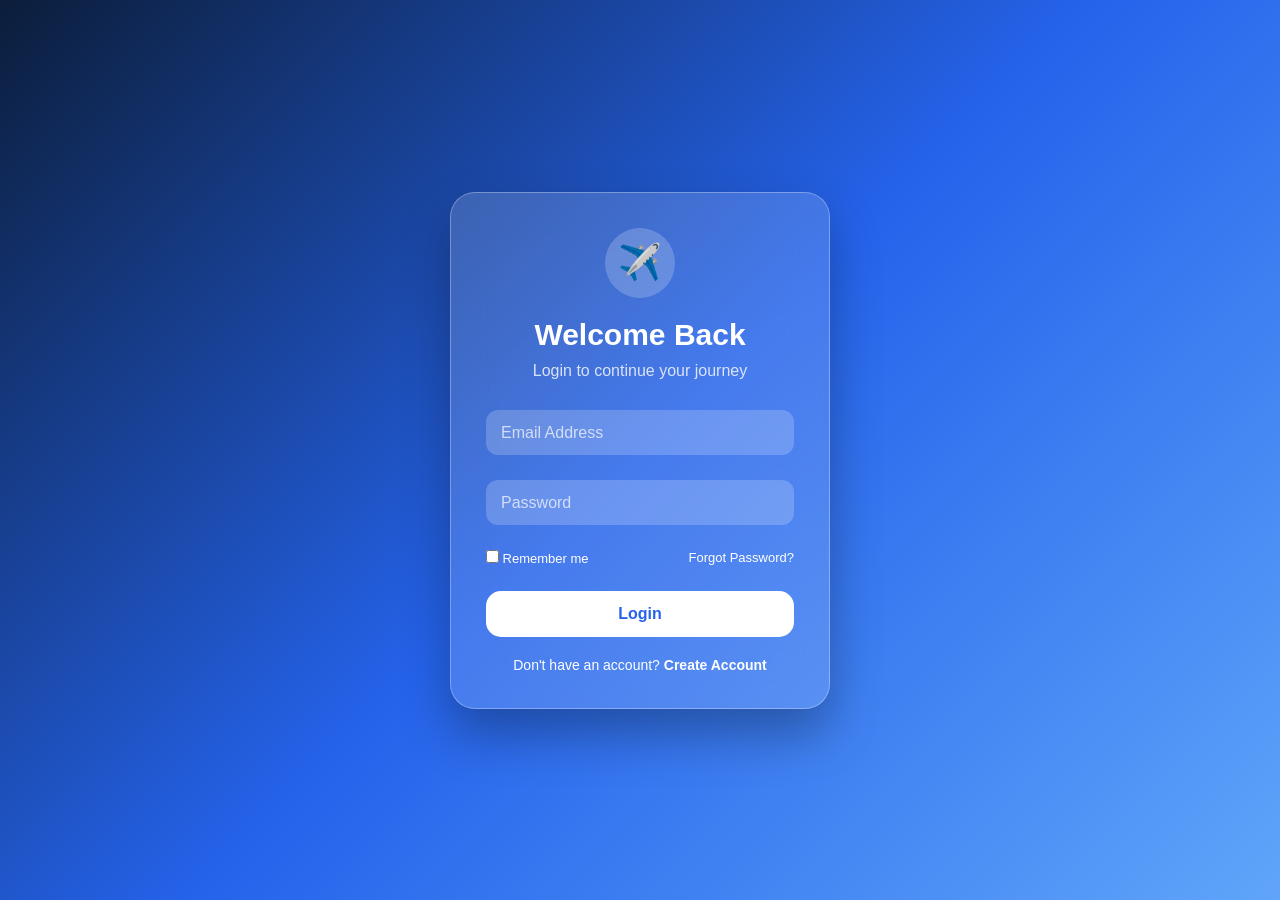
<file: index.html>
<!DOCTYPE html>
<html lang="en">
<head>
    <meta charset="UTF-8">
    <meta name="viewport" content="width=device-width, initial-scale=1.0">
    <title>Airline Login</title>

    <link rel="stylesheet" href="style.css">
</head>

<body>

    <!-- Background -->
    <div class="background"></div>


    <!-- Login Container -->
    <div class="login-card">

        <div class="logo">
            ✈️
        </div>

        <h1>Welcome Back</h1>
        <p>Login to continue your journey</p>


        <form>

            <div class="input-box">
                <input type="email" required>
                <label>Email Address</label>
            </div>


            <div class="input-box">
                <input type="password" required>
                <label>Password</label>
            </div>


            <div class="options">

                <label>
                    <input type="checkbox">
                    Remember me
                </label>

                <a href="#">
                    Forgot Password?
                </a>

            </div>


            <button type="submit">
                Login
            </button>


            <div class="signup">
                Don't have an account?
                <a href="signup.html">
                    Create Account
                </a>
            </div>


        </form>

    </div>


</body>
</html>
</file>
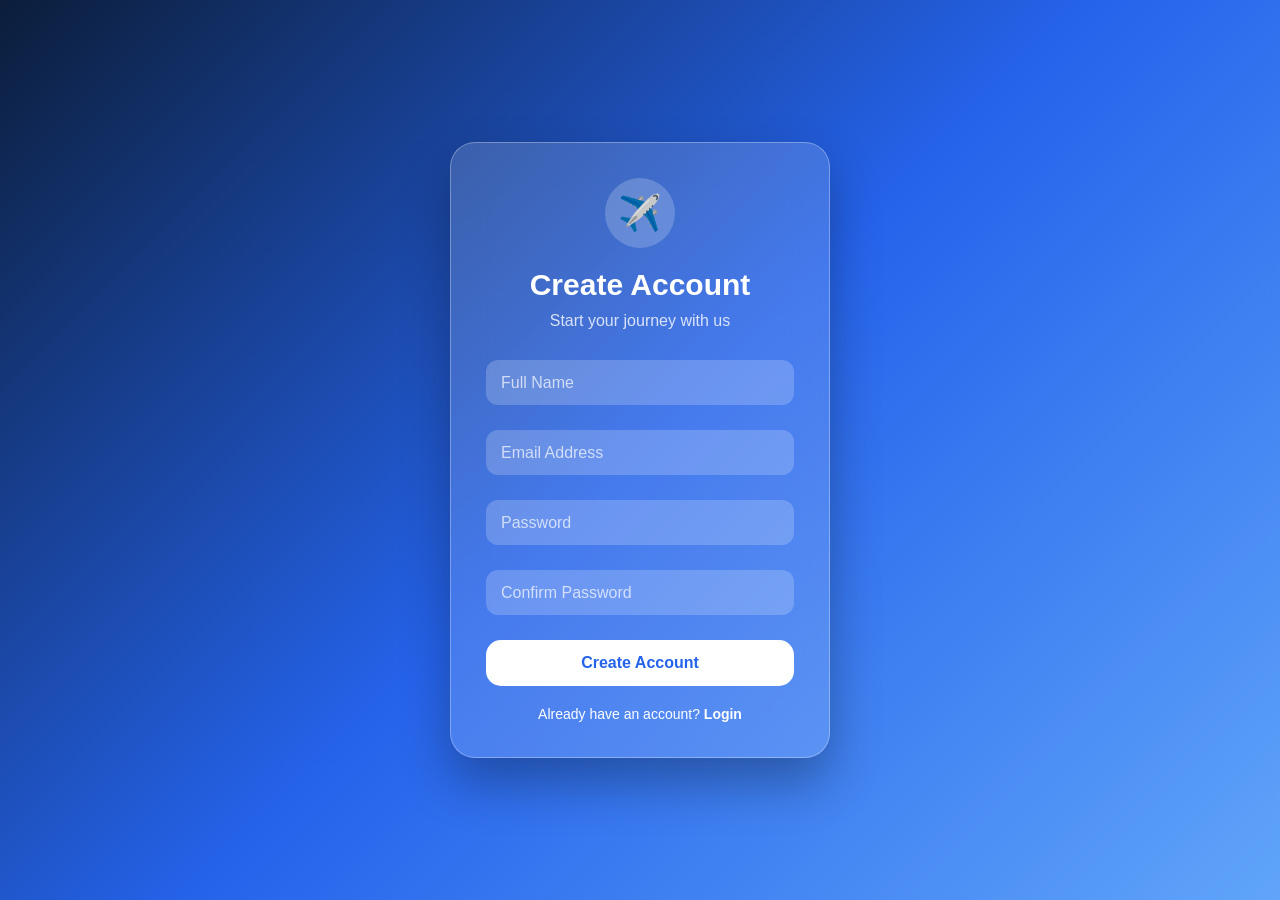
<file: signup.html>
<!DOCTYPE html>
<html lang="en">

<head>
    <meta charset="UTF-8">
    <meta name="viewport" content="width=device-width, initial-scale=1.0">
    <title>Create Account</title>

    <link rel="stylesheet" href="style.css">

</head>


<body>

<div class="background"></div>


<div class="login-card">

    <div class="logo">
        ✈️
    </div>


    <h1>Create Account</h1>

    <p>Start your journey with us</p>



    <form>


        <div class="input-box">
            <input type="text" required>
            <label>Full Name</label>
        </div>


        <div class="input-box">
            <input type="email" required>
            <label>Email Address</label>
        </div>


        <div class="input-box">
            <input type="password" required>
            <label>Password</label>
        </div>


        <div class="input-box">
            <input type="password" required>
            <label>Confirm Password</label>
        </div>



        <button>
            Create Account
        </button>



        <div class="signup">

            Already have an account?

            <a href="index.html">
                Login
            </a>

        </div>



    </form>


</div>


</body>
</html>
</file>
<file: style.css>
*{
    margin:0;
    padding:0;
    box-sizing:border-box;
    font-family:'Segoe UI', sans-serif;
}


body{
    height:100vh;
    display:flex;
    justify-content:center;
    align-items:center;
    overflow:hidden;
}


/* Background */

.background{
    position:absolute;
    width:100%;
    height:100%;

    background:
    linear-gradient(
        135deg,
        #0b1d3a,
        #2563eb,
        #60a5fa
    );

    z-index:-1;
}


/* Login Card */

.login-card{

    width:380px;
    padding:35px;

    background:rgba(255,255,255,0.15);

    backdrop-filter:blur(20px);

    border:1px solid rgba(255,255,255,0.3);

    border-radius:25px;

    box-shadow:
    0 25px 50px rgba(0,0,0,0.3);


    color:white;

    animation:appear 1s ease;

}


/* Logo */

.logo{

    width:70px;
    height:70px;

    margin:auto;
    margin-bottom:20px;

    display:flex;
    justify-content:center;
    align-items:center;

    font-size:35px;

    background:rgba(255,255,255,0.2);

    border-radius:50%;

    animation:float 3s infinite ease-in-out;

}


/* Text */

.login-card h1{

    text-align:center;
    font-size:30px;

}


.login-card p{

    text-align:center;
    margin:10px 0 30px;

    opacity:0.8;

}



/* Input */

.input-box{

    position:relative;
    margin-bottom:25px;

}


.input-box input{

    width:100%;

    padding:14px;

    border:none;
    outline:none;

    border-radius:12px;

    background:rgba(255,255,255,0.2);

    color:white;

    font-size:15px;

}


.input-box label{

    position:absolute;

    left:15px;
    top:14px;

    color:white;

    opacity:0.7;

    transition:0.3s;

}



.input-box input:focus ~ label,
.input-box input:valid ~ label{

    top:-10px;

    font-size:12px;

    background:#2563eb;

    padding:3px 8px;

    border-radius:5px;

}


/* Options */

.options{

    display:flex;

    justify-content:space-between;

    font-size:13px;

    margin-bottom:25px;

}


.options a{

    color:white;

    text-decoration:none;

}



/* Button */

button{

    width:100%;

    padding:14px;

    border:none;

    border-radius:15px;

    background:white;

    color:#2563eb;

    font-size:16px;

    font-weight:bold;

    cursor:pointer;

    transition:0.3s;

}



button:hover{

    transform:translateY(-4px);

    box-shadow:
    0 10px 25px rgba(255,255,255,0.4);

}



/* Signup */

.signup{

    text-align:center;

    margin-top:20px;

    font-size:14px;

}


.signup a{

    color:white;

    font-weight:bold;

    text-decoration:none;

}



/* Animations */


@keyframes appear{

    from{

        opacity:0;

        transform:translateY(40px);

    }

    to{

        opacity:1;

        transform:translateY(0);

    }

}



@keyframes float{

    0%,100%{

        transform:translateY(0);

    }

    50%{

        transform:translateY(-10px);

    }

}



/* Mobile */

@media(max-width:450px){

    .login-card{

        width:90%;

    }

}
</file>
